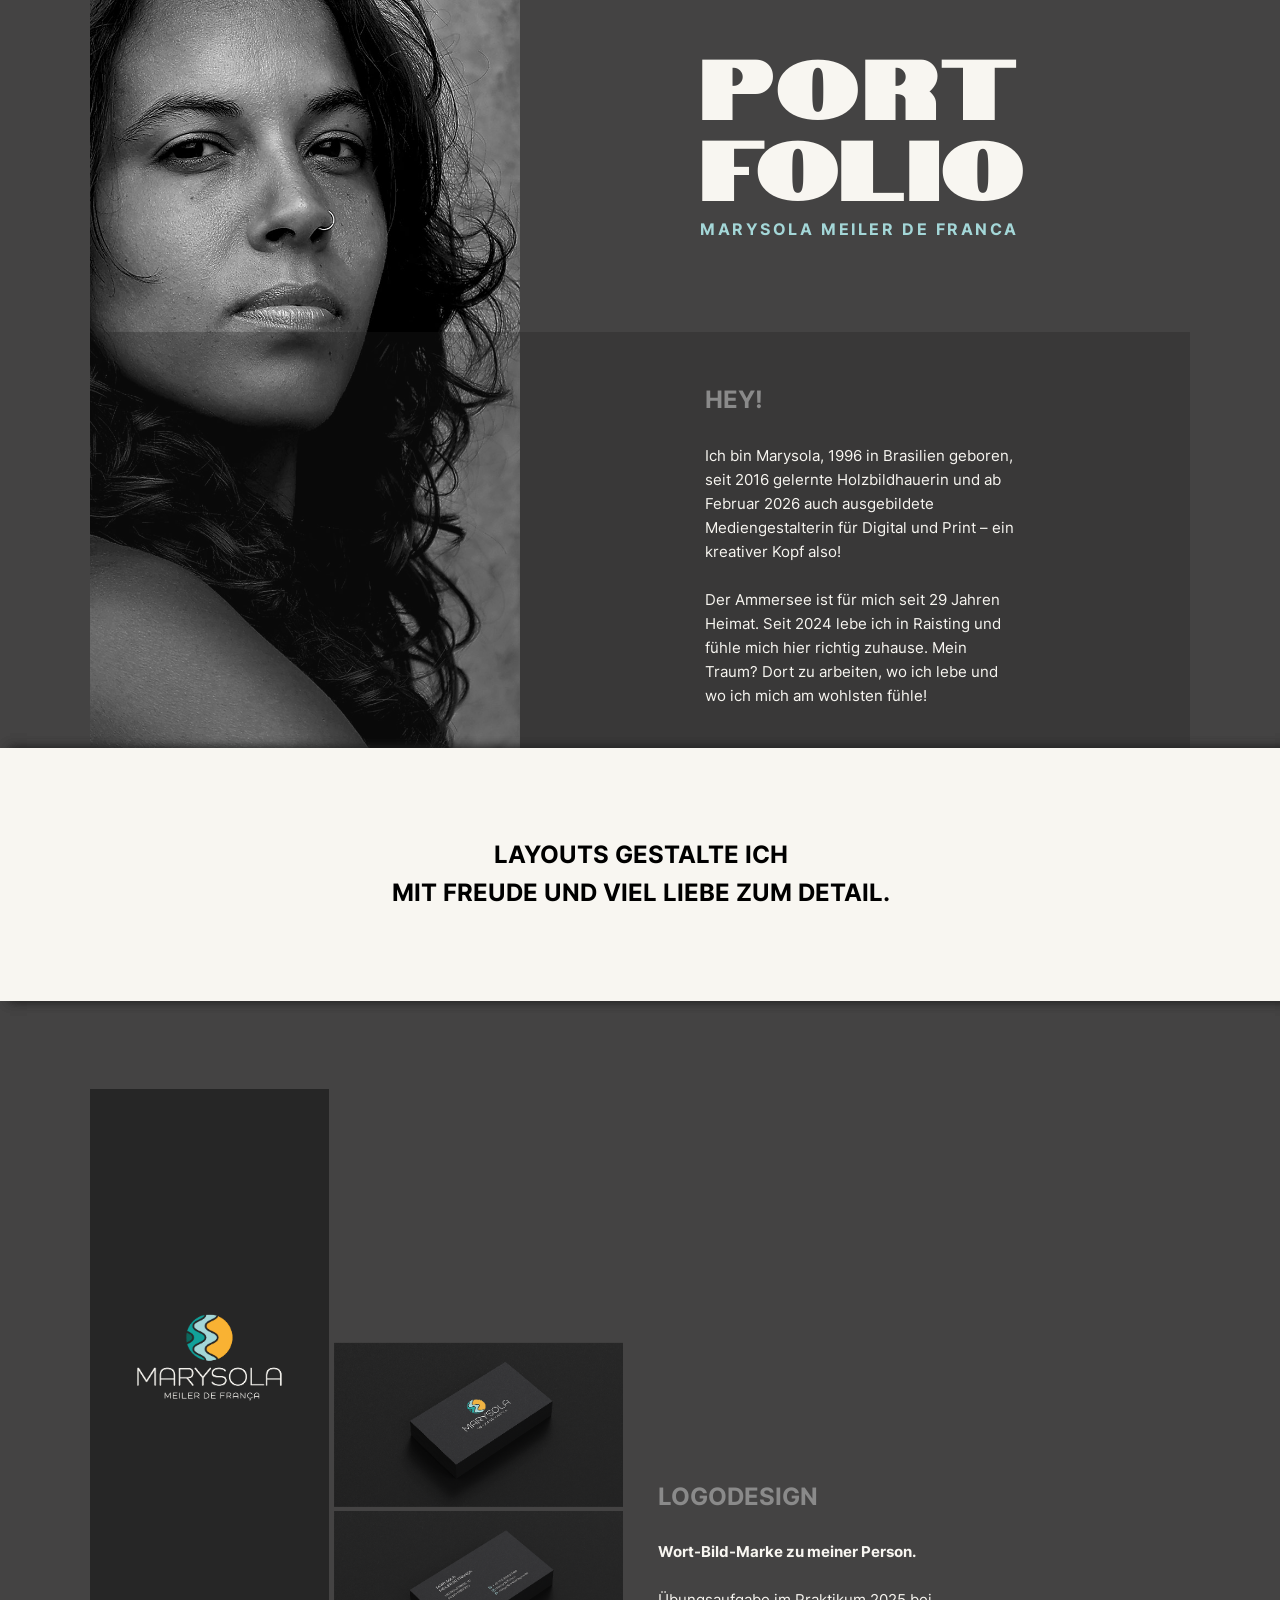
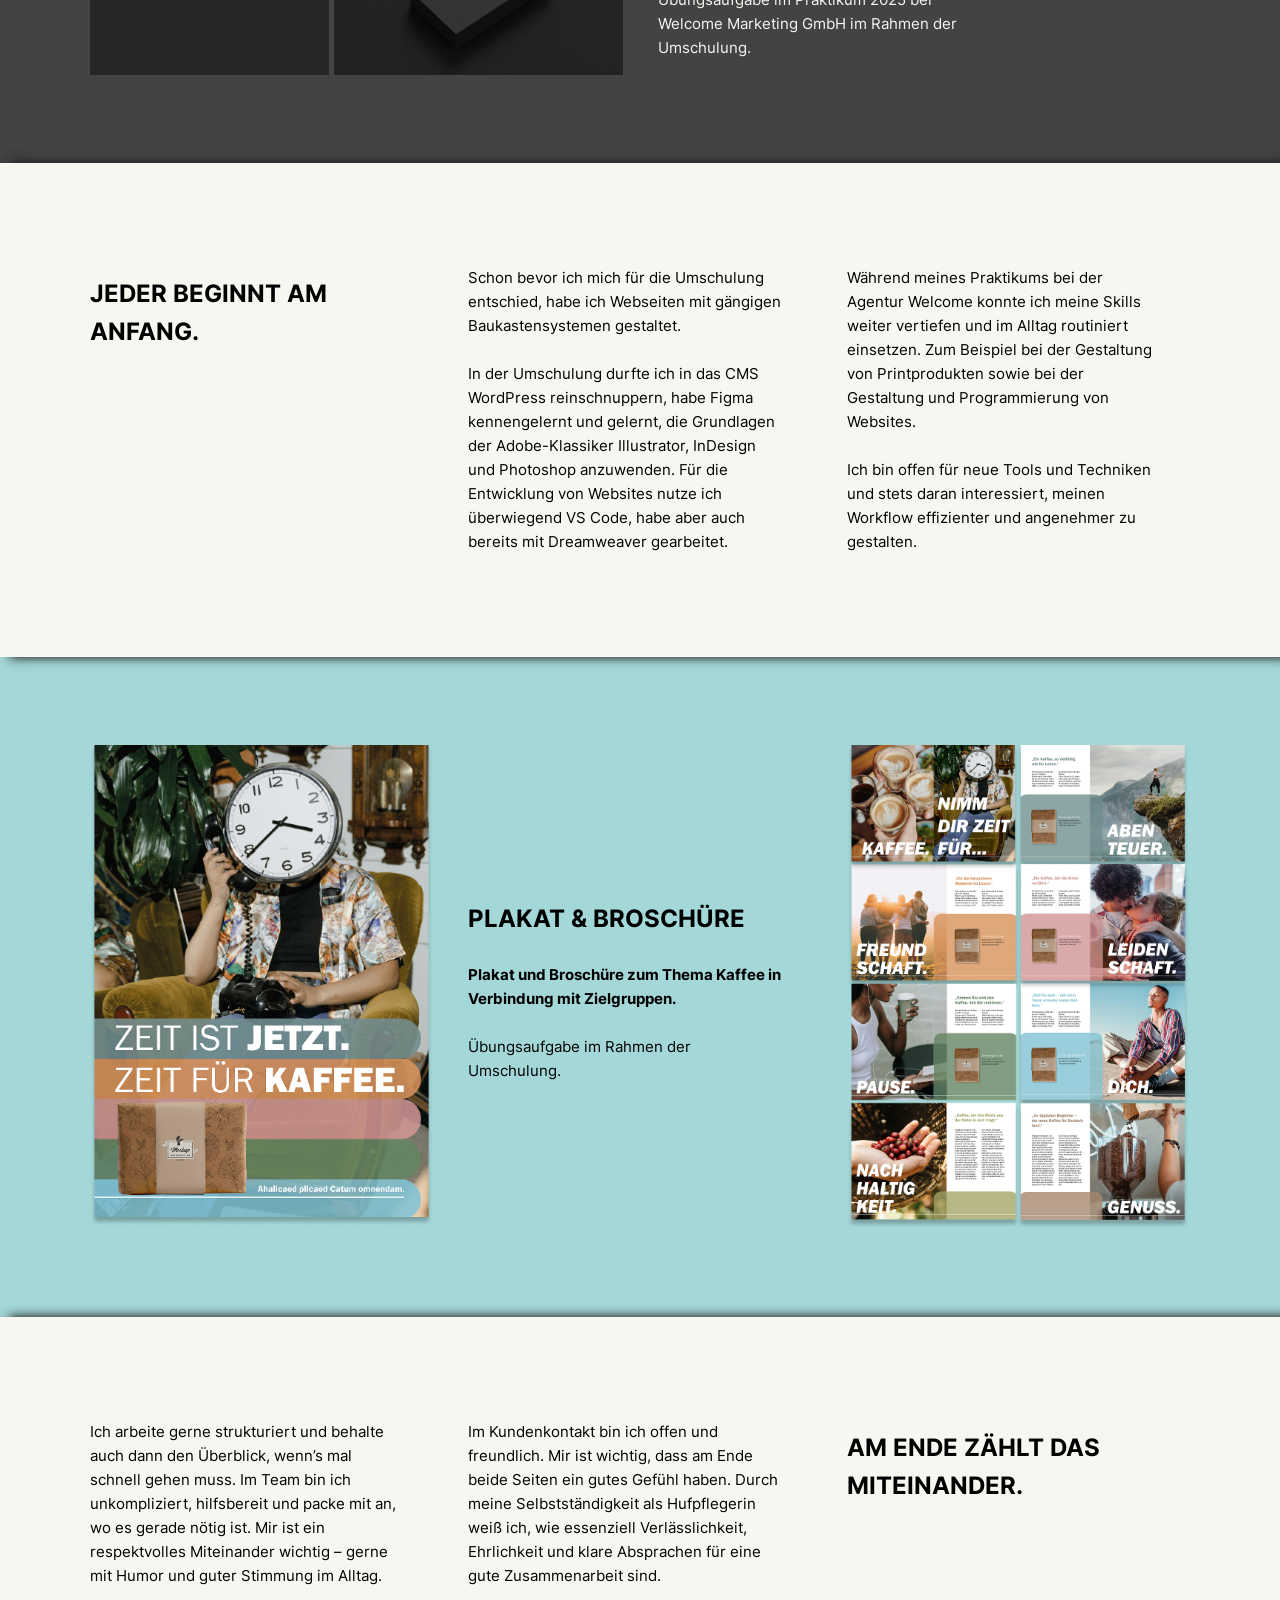
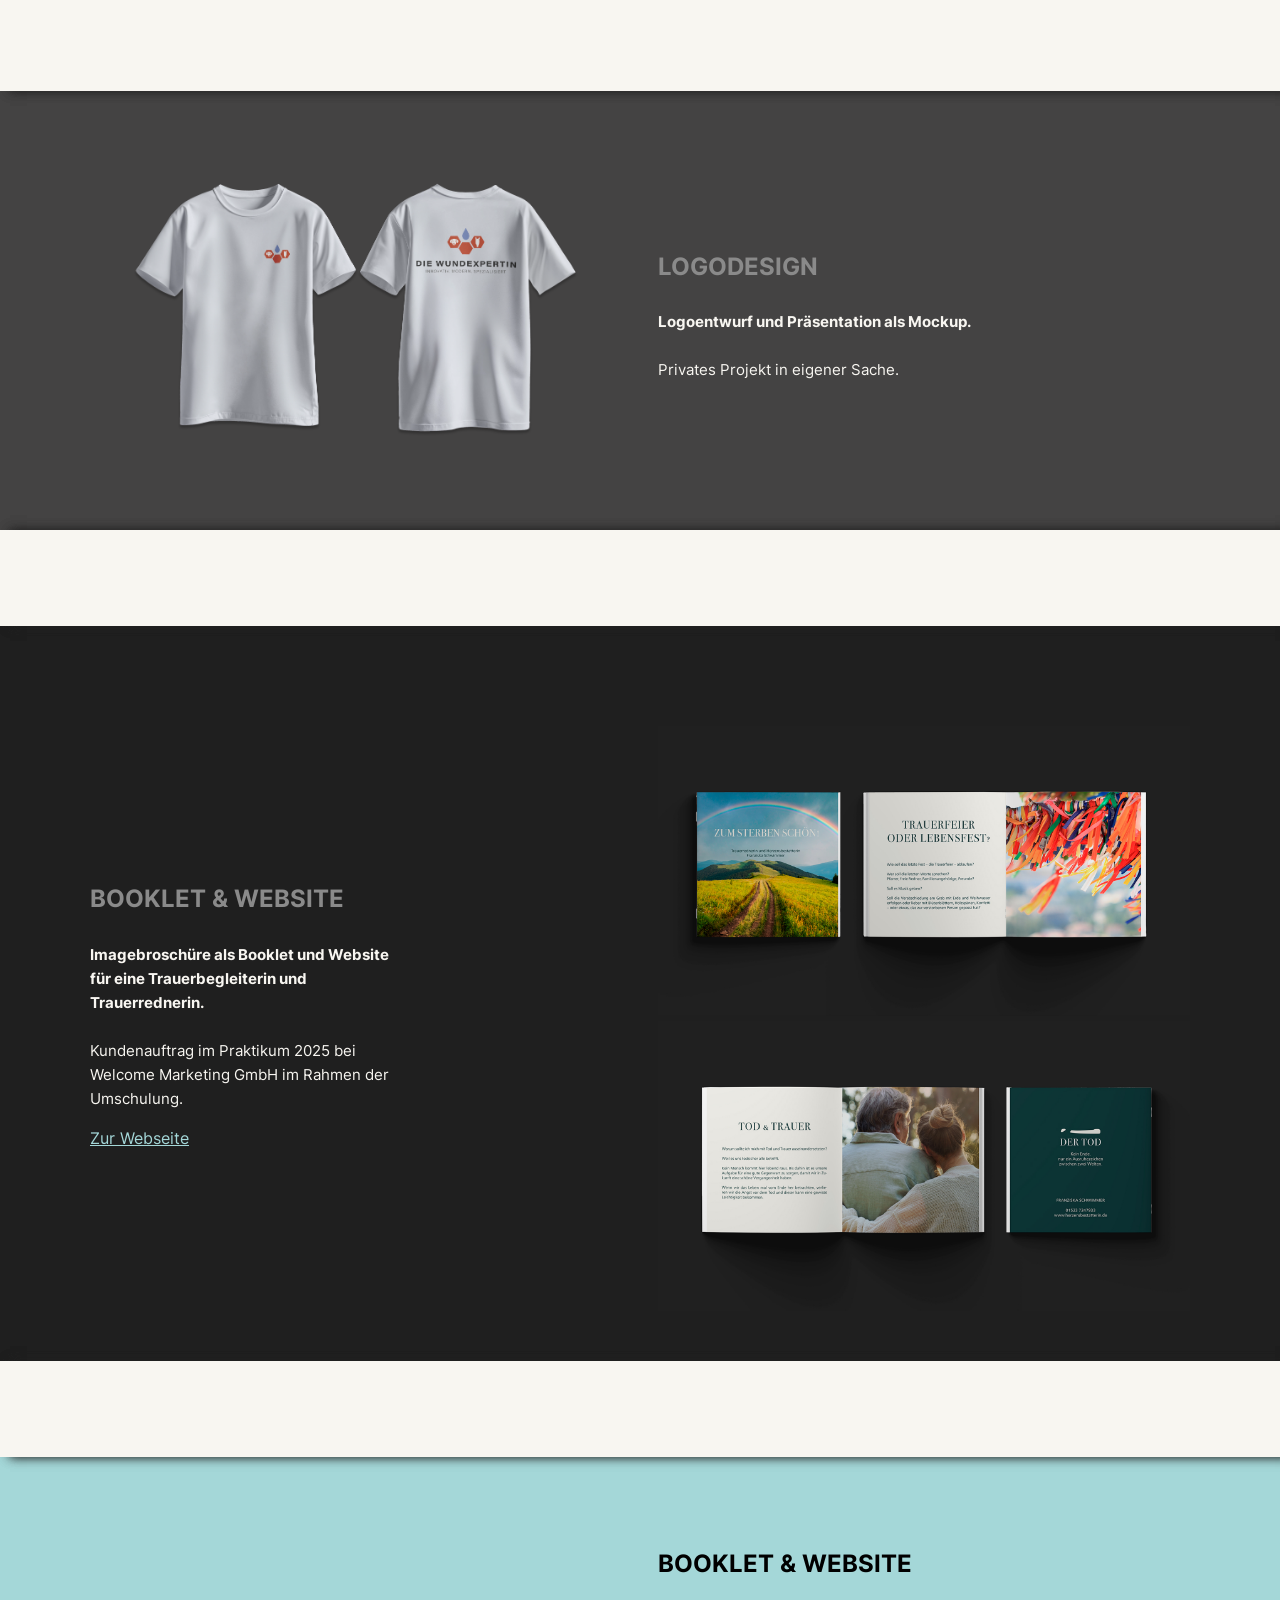
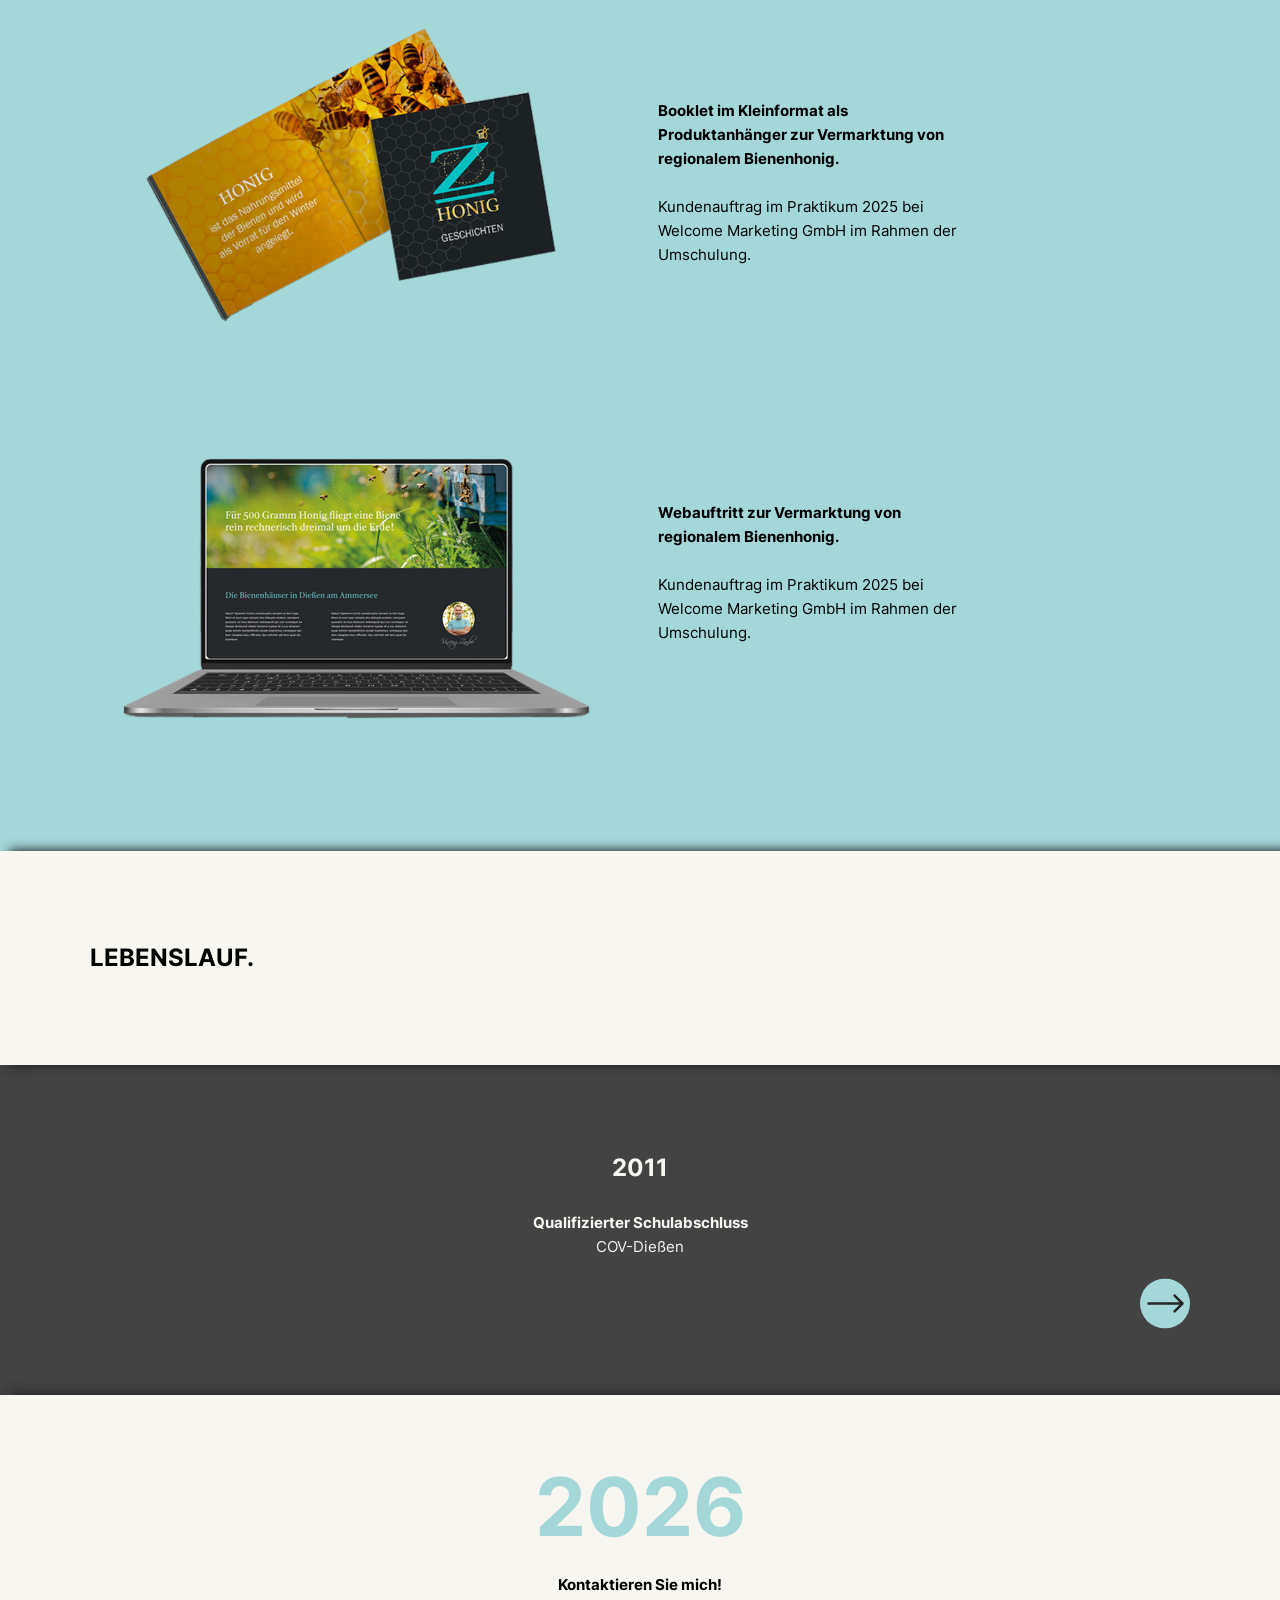
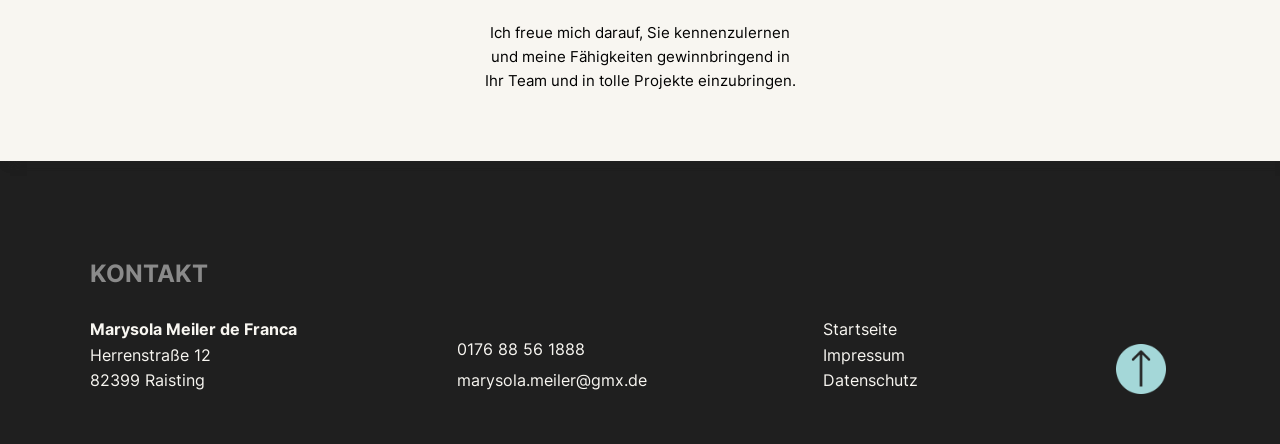
<file: index.html>
<!DOCTYPE html>
<html lang="de">
<head>
    <meta charset="UTF-8">
    <meta name="viewport" content="width=device-width, initial-scale=1.0">
    <meta name="robots" content="noindex, nofollow">
    <title>Bewerbung</title>

    <link rel="stylesheet" href="style.css">
    <link rel="icon" href="favicon.png">

    <link rel="preconnect" href="https://fonts.googleapis.com">
    <link rel="preconnect" href="https://fonts.gstatic.com" crossorigin>
    <link href="https://fonts.googleapis.com/css2?family=Notable&display=swap" rel="stylesheet">
   
    <script src="main.js" defer></script>
      
</head>

<body>
    <header id="top" class="header">
        <div class="intro-grid">
      <div class="hero-wrap">
        <div class="hero">
            <img class="hero-img" src="images/Selbstportrait_1800.jpg"
            srcset="images/Selbstportrait_900.jpg 900w, images/Selbstportrait_1800.jpg 1800w"
            sizes="(max-width: 768px) 100vw, 50vw"
            alt=""
            decoding="async">
          </div>
      
          <div class="hero-overlay">
            <h1 class="deko-titel js-reveal" aria-label="Portfolio">
              <span class="w1">Port</span>
              <span class="w2">folio</span>
            </h1>
            <h2 class="blau js-reveal" style="transition-delay: 120ms;">Marysola Meiler de Franca</h2>
          </div>
      </div>
      <div class="lower-overlay" aria-hidden="true"></div>
          <div class="hey">
            <h3 class="hellgrau js-reveal">Hey!</h3>
            <p class="white js-reveal">
              Ich bin Marysola, 1996 in Brasilien geboren, seit 2016 gelernte Holzbildhauerin und ab Februar 2026 auch ausgebildete Mediengestalterin für Digital und Print – ein kreativer Kopf also!<br><br>
              Der Ammersee ist für mich seit 29 Jahren Heimat. Seit 2024 lebe ich in Raisting und fühle mich hier richtig zuhause. Mein Traum? Dort zu arbeiten, wo ich lebe und wo ich mich am wohlsten fühle!
            </p>
          </div>
      
        </div>
      </header>
    <main>
        <section class="band">
            <div class="container">
                <div class="col">
                    <p class="teaser js-reveal">Layouts gestalte ich<br>mit Freude und viel Liebe zum Detail.
                    </p>
                </div>
            </div>
        </section>
        <section class="bg-grau">
            <div class="container">
                <div class="grid-2 bottom">
                    <div class="col">
                        <img class="eigenlogo" src="images/Eigenlogo.png" alt="">
                    </div>
                    <div class="col">
                        <h3 class="hellgrau">Logodesign</h3>
                        <p class="white"><strong>Wort-Bild-Marke zu meiner Person.</strong><br><br>
                            Übungsaufgabe im Praktikum 2025 bei Welcome Marketing GmbH im Rahmen der Umschulung.
                        </p>
                    </div>
                </div>
            </div>
        </section>
        <section class="band">
            <div class="container">
                <div class="grid-3">
                    <div class="col">
                        <h3 class="js-reveal">Jeder Beginnt am Anfang.</h3>                    
                    </div>
                    <div class="col">
                        <p class="js-reveal">Schon bevor ich mich für die Umschulung entschied, habe ich Webseiten mit gängigen Baukastensystemen gestaltet.<br><br>
                            In der Umschulung durfte ich in das CMS WordPress reinschnuppern, habe Figma kennengelernt und gelernt, die Grundlagen der Adobe-Klassiker Illustrator, InDesign und Photoshop anzuwenden.
                            Für die Entwicklung von Websites nutze ich überwiegend VS Code, habe aber auch bereits mit Dreamweaver gearbeitet.<br>
                        </p>
                    </div>
                    <div class="col">
                        <p class="js-reveal">Während meines Praktikums bei der Agentur Welcome konnte ich meine Skills weiter vertiefen und im Alltag routiniert einsetzen. 
                            Zum Beispiel bei der Gestaltung von Printprodukten sowie bei der Gestaltung und Programmierung von Websites.<br><br>
                            Ich bin offen für neue Tools und Techniken und stets daran interessiert, meinen Workflow effizienter und angenehmer zu gestalten.<br>
                        </p>
                    </div>
                </div>
            </div>
        </section>
        <section class="bg-blau">
            <div class="container">
                <div class="grid-3">
                    <div class="col">
                        <img class="kaffeeplakat" src="images/kaffee-plakat.png" alt="Plakatwerbung - Kaffee">
                    </div>
                    <div class="col text-center">
                        <h3>Plakat & Broschüre</h3>   
                        <p><strong>Plakat und Broschüre zum Thema Kaffee in Verbindung mit Zielgruppen.</strong><br><br>
                            Übungsaufgabe im Rahmen der Umschulung.</p>                 
                    </div>
                    <div class="col">
                        <img class="kaffeebroschuere" src="images/Kaffee-Broschuere.png" alt="Broschüre - Kaffee">           
                    </div>
                </div>
            </div>
        </section>
        <section class="band">
            <div class="container">
                <div class="grid-3">
                    <div class="col">
                        <p class="js-reveal">Ich arbeite gerne strukturiert und behalte auch dann den Überblick, wenn’s mal schnell gehen muss.
                        Im Team bin ich unkompliziert, hilfsbereit und packe mit an, wo es gerade nötig ist. Mir ist ein respektvolles Miteinander wichtig – gerne mit Humor und guter Stimmung im Alltag.  
                        </p>
                    </div>
                    <div class="col">
                        <p class="js-reveal">Im Kundenkontakt bin ich offen und freundlich. Mir ist wichtig, dass am Ende beide Seiten ein gutes Gefühl haben. 
                            Durch meine Selbstständigkeit als Hufpflegerin weiß ich, wie essenziell Verlässlichkeit, Ehrlichkeit und klare Absprachen für eine gute Zusammenarbeit sind.
                        </p>
                    </div>
                    <div class="col">
                        <h3 class="js-reveal">Am Ende zählt das Miteinander.</h3>                    
                    </div>
                </div>
            </div>
        </section>
        <section class="bg-grau">
            <div class="container">
                <div class="grid-2">
                    <div class="col">
                        <img src="images/T-shirt_Wundexpertin_weiß.png" alt="T-Shirt-Mockup mit Logo - Die Wundexpertin">
                    </div>
                    <div class="col text-center">
                        <h3 class="hellgrau">Logodesign</h3>
                        <p class="white"><strong>Logoentwurf und Präsentation als Mockup.</strong><br><br>
                            Privates Projekt in eigener Sache.
                        </p>                   
                    </div>
                </div>
            </div>
        </section>
        
        <div class="band" aria-hidden="true"></div>

        <section class="bg-schwarz">
            <div class="container">
                <div class="grid-2">  
                    <div class="col text-center">
                        <h3 class="hellgrau">Booklet & Website</h3>
                        <p class="white"><strong>Imagebroschüre als Booklet und Website für eine Trauerbegleiterin und Trauerrednerin.</strong><br><br>
                            Kundenauftrag im Praktikum 2025 bei Welcome Marketing GmbH im Rahmen der Umschulung.
                        </p>
                        <a href="https://www.bestattung-individuell.de/" target="_blank" rel="noopener noreferrer">
                            Zur Webseite
                          </a>
                    </div>
                    <div class="col">
                        <img class="trauerbooklet" src="images/Zum-sterben-schön.png" alt="Booklet - ZUM STERBEN SCHÖN!">
                    </div>
                </div>
            </div>
        </section>

        <div class="band" aria-hidden="true"></div>

        <section class="bg-blau">
            <div class="container">
                <div class="grid-2 grid-2--right-only">  
                    
                        <h3 class="right-only">Booklet & Website</h3>
                   
                    <div class="col">
                        <img class="bienenbooklet" src="images/Bienenbooklet.png" alt="">
                    </div>
                    
                    <div class="col text-center">
                        <p><strong>Booklet im Kleinformat als Produktanhänger zur Vermarktung von regionalem Bienenhonig.</strong><br><br> Kundenauftrag im Praktikum 2025 bei Welcome Marketing GmbH im Rahmen der Umschulung.</p>
                    </div> 
                    <div class="col">
                        <img class="bienenwebsite" src="images/Bienenwebsite.png" alt="">
                    </div>
                    <div class="col text-center">
                        <p><strong>Webauftritt zur Vermarktung von regionalem Bienenhonig.</strong><br><br> Kundenauftrag im Praktikum 2025 bei Welcome Marketing GmbH im Rahmen der Umschulung.
                        </p>
                    </div>   
                </div>
            </div>
        </section>
        <section class="band">
            <div class="container">
                <div class="col">
                    <h3 class="js-reveal">Lebenslauf.</h3>
                </div>
        </section>

        <section class="my-slider" id="timelineSlider" aria-label="Timeline">
            <div class="container">
                <div class="my-slider__viewport">
                    <div class="my-slider__track">
                        <div class="my-slide white">
                            <div class="carousel-content">
                                <h3>2011</h3>
                                <p><strong>Qualifizierter Schulabschluss</strong><br>COV-Dießen</p>
                            </div>
                        </div>
                
                        <div class="my-slide white">
                            <div class="carousel-content">
                                <h3>2016</h3>
                                <p><strong>Gesellin im Holzbildhauerhandwerk</strong><br>Schulen für Holz und Gestaltung<br> Garmisch-Partenkirchen</p>
                            </div>
                        </div>
                
                        <div class="my-slide white">
                            <div class="carousel-content">
                                <h3>2017</h3>
                                <p><strong>Küche & Verkauf</strong><br>Seekiosk Dießen</p>
                            </div>
                        </div>

                        <div class="my-slide white">
                            <div class="carousel-content">
                                <h3>2018</h3>
                                <p><strong>Verpackung & Kommissionierung</strong><br>Alsitan</p>
                            </div>
                        </div>
                    
                        <div class="my-slide white">
                            <div class="carousel-content">
                                <h3>2018</h3>
                                <p><strong>Metallgestaltung</strong><br>Metallbau Breidenbach</p>
                            </div>
                        </div>

                        <div class="my-slide white">
                            <div class="carousel-content">
                                <h3>2019</h3>
                                <p><strong>Produktionshilfe</strong><br>Auto Leder Atelier Hofstetten</p>
                            </div>
                        </div>
                    
                        <div class="my-slide white">
                            <div class="carousel-content">
                                <h3>2021</h3>
                                <p><strong>Servicekraft</strong><br>Psychosomatische Klinik Kloster Dießen</p>
                            </div>
                        </div>

                        <div class="my-slide white">
                            <div class="carousel-content">
                                <h3>2021</h3>
                                <p><strong>Hufpflege für Pferde</strong><br>Gründung von Huf & Hingabe</p>
                            </div>
                        </div>
                    
                        <div class="my-slide white">
                            <div class="carousel-content">
                                <h3>2024</h3>
                                <p><strong>Mediengestalterin Digital & Print</strong><br>Umschulung</p>
                            </div>
                        </div>
                    </div>
                </div>
            
                <div class="slider-buttons">
                    <button class="my-slider__btn my-slider__btn--prev" type="button" aria-label="Zurück">
                        <svg width="50" height="50" viewBox="0 0 40 40" fill="none" xmlns="http://www.w3.org/2000/svg">
                            <circle cx="20" cy="20" r="20" transform="rotate(-90 20 20)" fill="#A4D7D8"/>
                            <path d="M5.29289 19.2929C4.90237 19.6834 4.90237 20.3166 5.29289 20.7071L11.6569 27.0711C12.0474 27.4616 12.6805 27.4616 13.0711 27.0711C13.4616 26.6805 13.4616 26.0474 13.0711 25.6569L7.41421 20L13.0711 14.3431C13.4616 13.9526 13.4616 13.3195 13.0711 12.9289C12.6805 12.5384 12.0474 12.5384 11.6569 12.9289L5.29289 19.2929ZM34 20L34 19L6 19L6 20L6 21L34 21L34 20Z" fill="#262626"/>
                            </svg>
                            
                    </button>
                
                    <button class="my-slider__btn my-slider__btn--next" type="button" aria-label="Weiter">
                        <svg width="50" height="50" viewBox="0 0 40 40" fill="none" xmlns="http://www.w3.org/2000/svg">
                            <circle cx="20" cy="20" r="20" transform="rotate(90 20 20)" fill="#A4D7D8"/>
                            <path d="M34.7071 20.7071C35.0976 20.3166 35.0976 19.6834 34.7071 19.2929L28.3431 12.9289C27.9526 12.5384 27.3195 12.5384 26.9289 12.9289C26.5384 13.3195 26.5384 13.9526 26.9289 14.3431L32.5858 20L26.9289 25.6569C26.5384 26.0474 26.5384 26.6805 26.9289 27.0711C27.3195 27.4616 27.9526 27.4616 28.3431 27.0711L34.7071 20.7071ZM6 20L6 21L34 21L34 20L34 19L6 19L6 20Z" fill="#262626"/>
                            </svg>
                            
                    </button>
                </div>
            </div>
          </section> 
        <section class="band">
            <div class="container js-reveal motivation"> 
                    <div class="col">
                        <div class="motivation">
                            <h3 class="jahreszahl">2026</h3>
                            <p class="motivation"><strong>Kontaktieren Sie mich!</strong><br><br>Ich freue mich darauf, Sie kennenzulernen und meine Fähigkeiten gewinnbringend in Ihr Team und in tolle Projekte einzubringen.</p>
                        </div>
                    </div>
            </div>
        </section>
    </main>
    <footer>
        <section class="bg-schwarz">
            <div class="container">
                <div class="footer-grid">
        
                    <div class="footer-kontakt">
                      <h3 class="hellgrau">Kontakt</h3>
            
                      <address class="footer-liste white">
                        <div class="footer-addr">
                          <strong>Marysola Meiler de Franca</strong>
                          <div>Herrenstraße 12</div>
                          <div>82399 Raisting</div>
                        </div>
            
                        <div class="footer-comm">
                          <div class="footer-icon">
                            <a href="tel:+4917688561888">0176 88 56 1888</a>
                          </div>
            
                          <div class="footer-icon">
                            <a href="mailto:marysola.meiler@gmx.de">marysola.meiler@gmx.de</a>
                          </div>
                        
                      </address>
                    </div>
                    <div class="col-footer">
                        <div class="rechtliches">
                            <a href="/index.html">Startseite</a>
                            <a href="/impressum.html">Impressum</a>
                            <a href="/datenschutz.html">Datenschutz</a>
                        </div>
                      <div class="top-btn">
                        <a href="#top" class="back-to-top" aria-label="Nach oben">
                          <img src="images/back-to-top.png" alt="">
                        </a>
                      </div>
                    </div>
                </div>
            
                  </div>
                </div>
              </section>
            </footer>
    <script src="https://cdn.jsdelivr.net/npm/bootstrap@5.3.3/dist/js/bootstrap.bundle.min.js"></script>
</body>
</html>
</file>
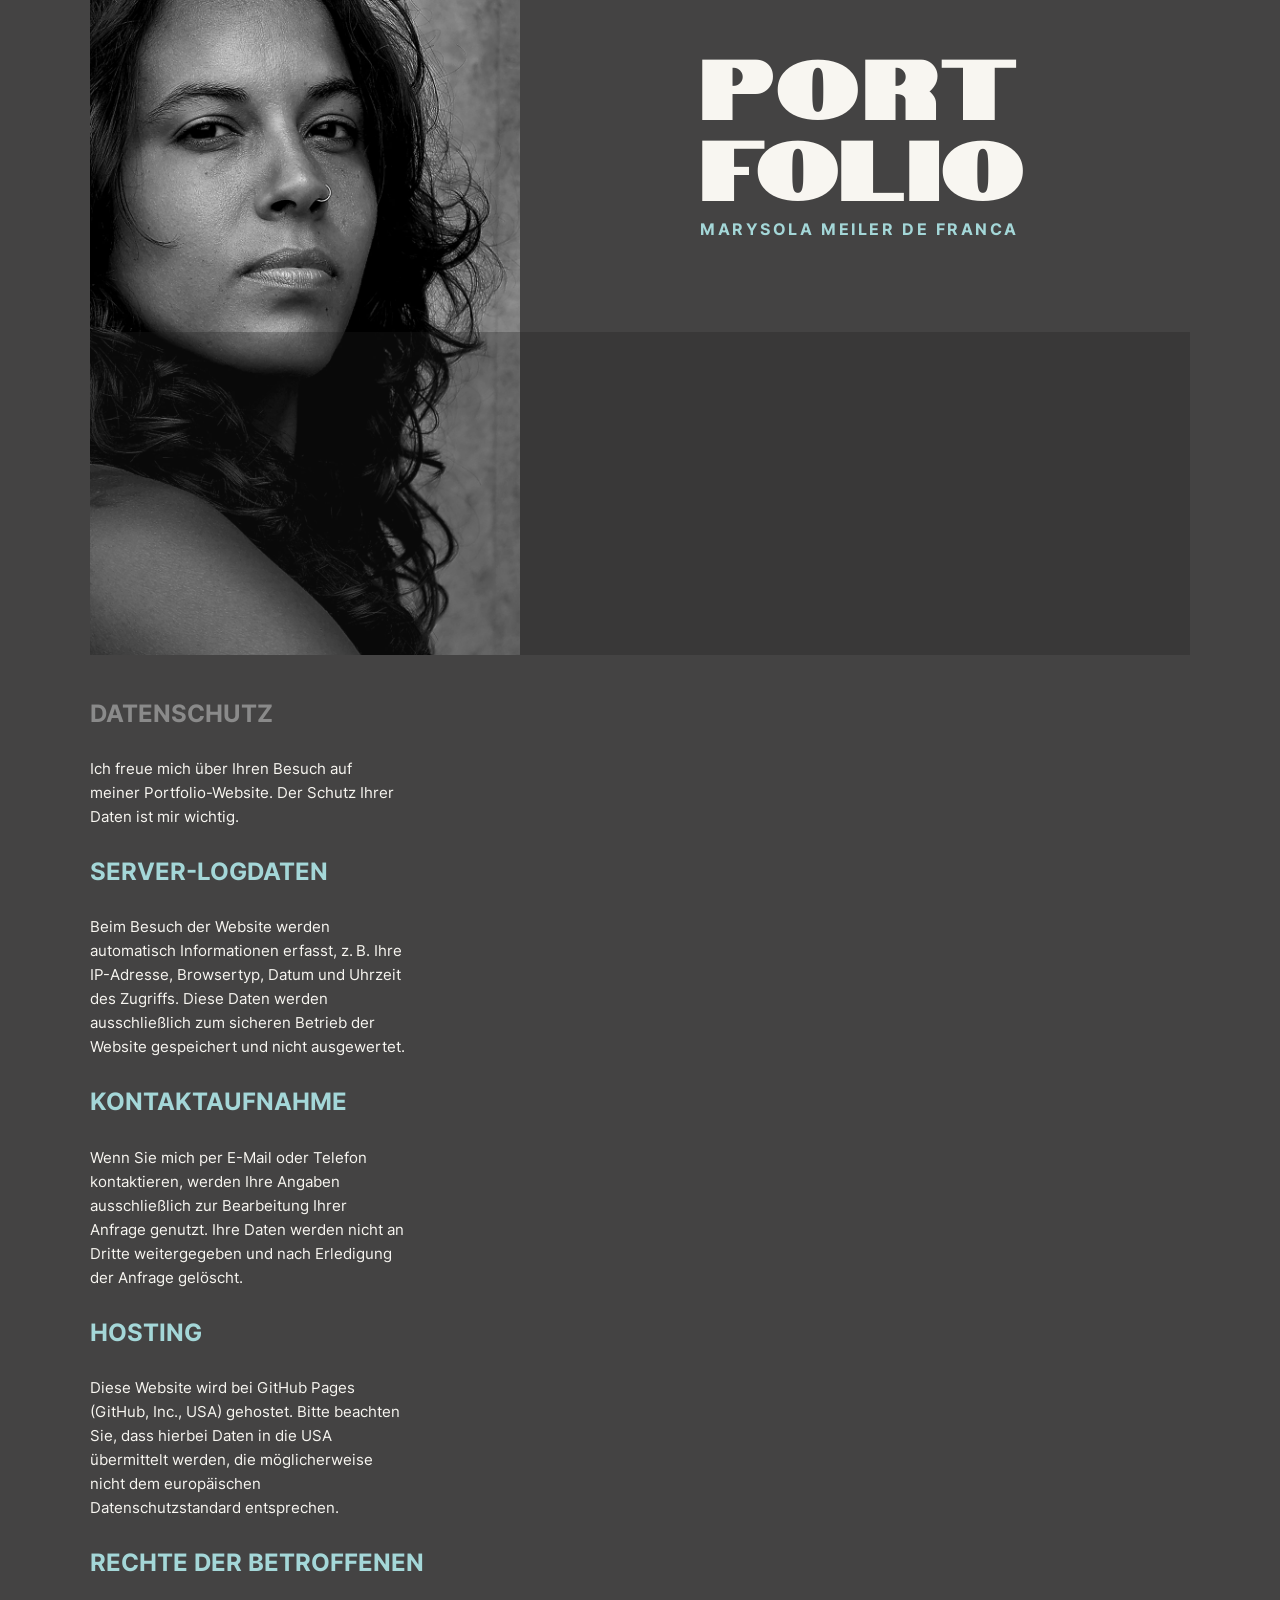
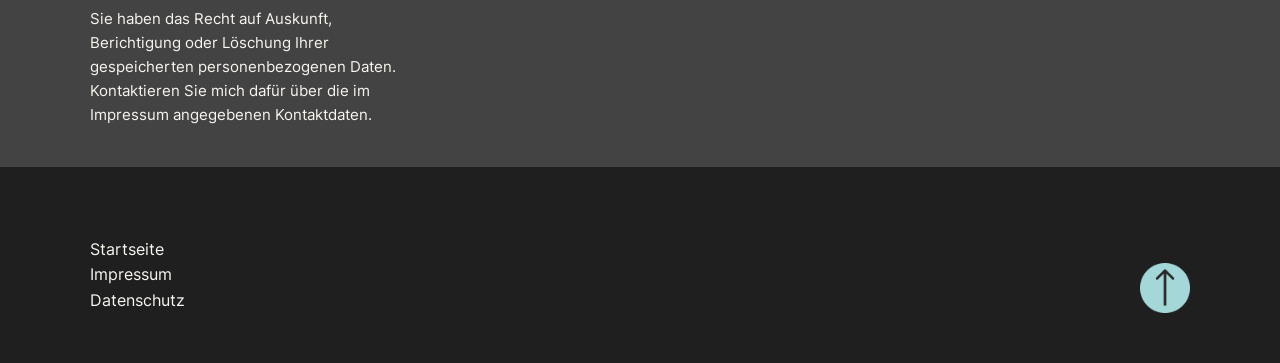
<file: datenschutz.html>
<!DOCTYPE html>
<html lang="de">
<head>
    <meta charset="UTF-8">
    <meta name="viewport" content="width=device-width, initial-scale=1.0">
    <meta name="robots" content="noindex, nofollow">
    <title>Bewerbung</title>

    <link rel="stylesheet" href="style.css">
    <link rel="icon" href="favicon.png">

    <link rel="preconnect" href="https://fonts.googleapis.com">
    <link rel="preconnect" href="https://fonts.gstatic.com" crossorigin>
    <link href="https://fonts.googleapis.com/css2?family=Notable&display=swap" rel="stylesheet">
   
    <script src="main.js" defer></script>
      
</head>
<body>
    <header id="top" class="header">
        <div class="intro-grid">
      <div class="hero-wrap">
        <div class="hero">
            <img class="hero-img" src="images/Selbstportrait_1800.jpg"
            srcset="images/Selbstportrait_900.jpg 900w, images/Selbstportrait_1800.jpg 1800w"
            sizes="(max-width: 768px) 100vw, 50vw"
            alt=""
            decoding="async">
          </div>
      
          <div class="hero-overlay">
            <h1 class="deko-titel js-reveal" aria-label="Portfolio">
              <span class="w1">Port</span>
              <span class="w2">folio</span>
            </h1>
            <h2 class="blau js-reveal" style="transition-delay: 120ms;">Marysola Meiler de Franca</h2>
          </div>
      </div>
      <div class="lower-overlay" aria-hidden="true"></div>
        </div>
      </header>

<main>
    <section id="datenschutz">
        <div class="container">
                    <h3 class="hellgrau">Datenschutz</h3>
                  
                    <p class="white">Ich freue mich über Ihren Besuch auf meiner Portfolio-Website. Der Schutz Ihrer Daten ist mir wichtig.</p>
                  
                    <h3 class="blau">Server-Logdaten</h3>
                    <p class="white">Beim Besuch der Website werden automatisch Informationen erfasst, z. B. Ihre IP-Adresse, Browsertyp, Datum und Uhrzeit des Zugriffs. Diese Daten werden ausschließlich zum sicheren Betrieb der Website gespeichert und nicht ausgewertet.</p>
                  
                    <h3 class="blau">Kontaktaufnahme</h3>
                    <p class="white">Wenn Sie mich per E-Mail oder Telefon kontaktieren, werden Ihre Angaben ausschließlich zur Bearbeitung Ihrer Anfrage genutzt. Ihre Daten werden nicht an Dritte weitergegeben und nach Erledigung der Anfrage gelöscht.</p>
                  
                    <h3 class="blau">Hosting</h3>
                    <p class="white">Diese Website wird bei GitHub Pages (GitHub, Inc., USA) gehostet. Bitte beachten Sie, dass hierbei Daten in die USA übermittelt werden, die möglicherweise nicht dem europäischen Datenschutzstandard entsprechen.</p>
                  
                    <h3 class="blau">Rechte der Betroffenen</h3>
                    <p class="white">Sie haben das Recht auf Auskunft, Berichtigung oder Löschung Ihrer gespeicherten personenbezogenen Daten. Kontaktieren Sie mich dafür über die im Impressum angegebenen Kontaktdaten.</p>
            </div>

    </section>
</main>
<footer>
    <section class="bg-schwarz">
        <div class="container">
            <div class="footer-grid-rechtliches">
                <div class="col-footer">
                    <div class="rechtliches">
                        <a href="/index.html">Startseite</a>
                        <a href="/impressum.html">Impressum</a>
                        <a href="/datenschutz.html">Datenschutz</a>
                    </div>
                  <div class="top-btn">
                    <a href="#top" class="back-to-top" aria-label="Nach oben">
                      <img src="images/back-to-top.png" alt="">
                    </a>
                  </div>
                </div>
            </div>
        
              </div>
            </div>
          </section>
        </footer>
<script src="https://cdn.jsdelivr.net/npm/bootstrap@5.3.3/dist/js/bootstrap.bundle.min.js"></script>
    
</body>

</html>
</file>
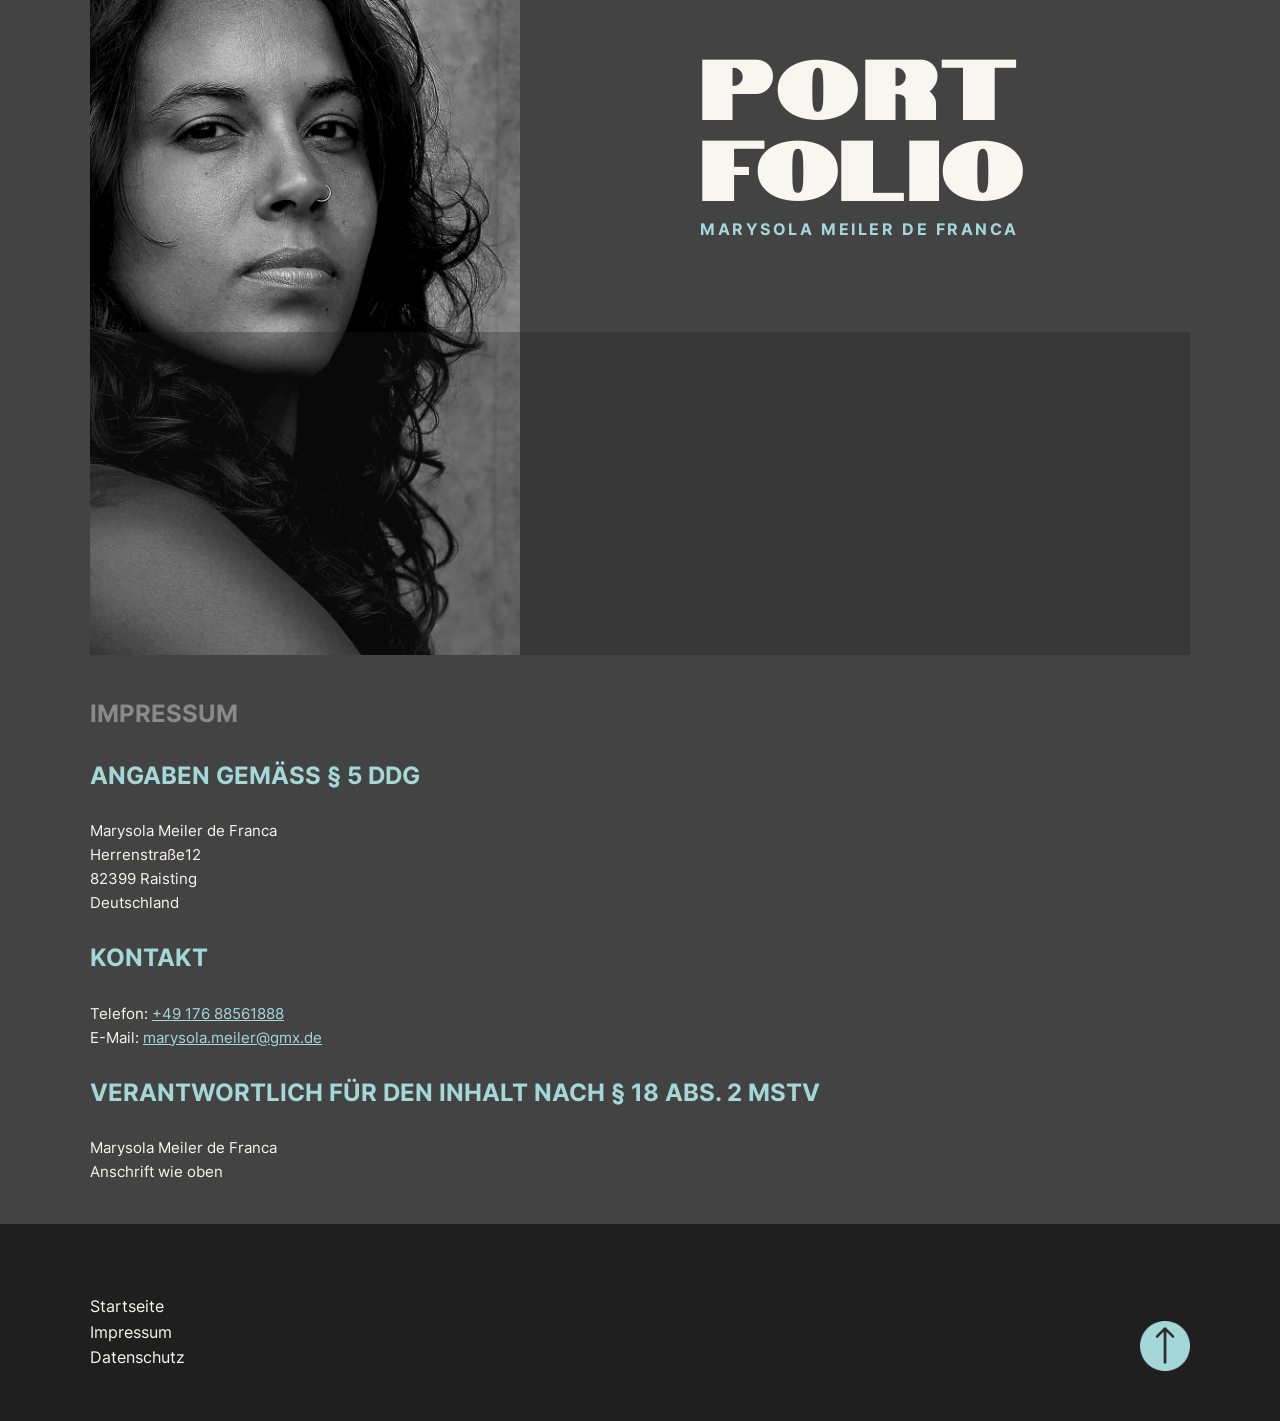
<file: impressum.html>
<!DOCTYPE html>
<html lang="de">
<head>
    <meta charset="UTF-8">
    <meta name="viewport" content="width=device-width, initial-scale=1.0">
    <meta name="robots" content="noindex, nofollow">
    <title>Bewerbung</title>

    <link rel="stylesheet" href="style.css">
    <link rel="icon" href="favicon.png">

    <link rel="preconnect" href="https://fonts.googleapis.com">
    <link rel="preconnect" href="https://fonts.gstatic.com" crossorigin>
    <link href="https://fonts.googleapis.com/css2?family=Notable&display=swap" rel="stylesheet">
   
    <script src="main.js" defer></script>
      
</head>
<body>
    <header id="top" class="header">
        <div class="intro-grid">
      <div class="hero-wrap">
        <div class="hero">
            <img class="hero-img" src="images/Selbstportrait_1800.jpg"
            srcset="images/Selbstportrait_900.jpg 900w, images/Selbstportrait_1800.jpg 1800w"
            sizes="(max-width: 768px) 100vw, 50vw"
            alt=""
            decoding="async">
          </div>
      
          <div class="hero-overlay">
            <h1 class="deko-titel js-reveal" aria-label="Portfolio">
              <span class="w1">Port</span>
              <span class="w2">folio</span>
            </h1>
            <h2 class="blau js-reveal" style="transition-delay: 120ms;">Marysola Meiler de Franca</h2>
          </div>
      </div>
      <div class="lower-overlay" aria-hidden="true"></div>
        </div>
      </header>

<main>
    <section id="impressum">
        <div class="container">
                        <h3 class="hellgrau">Impressum</h3>
                    
                        <h3 class="blau">Angaben gemäß § 5 DDG</h3>
                    
                        <p class="white">
                        Marysola Meiler de Franca<br>
                        Herrenstraße12<br>
                        82399 Raisting<br>
                        Deutschland
                        </p>

                        <h3 class="blau">Kontakt</h3>
                        <p class="white">
                        Telefon: <a href="tel:+4917688561888">+49 176 88561888</a><br>
                        E-Mail: <a href="mailto:marysola.meiler@gmx.de">marysola.meiler@gmx.de</a>
                        </p>

                        <h3 class="blau">Verantwortlich für den Inhalt nach § 18 Abs. 2 MStV</h3>
                        <p class="white">
                        Marysola Meiler de Franca<br>
                        Anschrift wie oben
                        </p>
            </div>
        </div>
    </section>
</main>
<footer>
    <section class="bg-schwarz">
        <div class="container">
            <div class="footer-grid-rechtliches">
    
                <div class="footer-kontakt">
                <div class="col-footer">
                    <div class="rechtliches">
                        <a href="/index.html">Startseite</a>
                        <a href="/impressum.html">Impressum</a>
                        <a href="/datenschutz.html">Datenschutz</a>
                    </div>
                  <div class="top-btn">
                    <a href="#top" class="back-to-top" aria-label="Nach oben">
                      <img src="images/back-to-top.png" alt="">
                    </a>
                  </div>
                </div>
            </div>
        
              </div>
            </div>
          </section>
        </footer>
<script src="https://cdn.jsdelivr.net/npm/bootstrap@5.3.3/dist/js/bootstrap.bundle.min.js"></script>
    
</body>

</html>
</file>
<file: style.css>
:root{

  --page-pad: 16px;

  --font-sans: "Inter", system-ui, -apple-system, "Segoe UI", Roboto, Arial, sans-serif;

  --fs-body: 1rem; 
  --fs-h1: 5.063rem;
  --fs-h2: 1rem; 
  --fs-h3: 1.5rem;    

  --lh-p: 1.6;
  --lh-h1: 1;
  --lh-h2: 1.2;
  --lh-h3: 1.6;

  --color-primary: #e0d8d1;
  --color-secondary: #F8F6F1;
  --color-accent: #A4D7D8;

  --color-bg: #444343;
  --color-text: #292828;
  --color-text-on-dark: #F8F6F1;
}
@font-face{
  font-family: "Inter";
  src: url("fonts/Inter-VariableFont_slnt\,wght.woff2") format("woff2");
  font-weight: 100 900;
  font-style: normal;
  font-display: swap;
}

.notable-regular {
  font-family: "Notable", sans-serif;
  font-weight: 400;
  font-style: normal;
}

html, body {
  margin: 0;
  overflow-x: hidden;
}

html{
  scroll-behavior: smooth;
} 

body{
  margin: 0;
  background: var(--color-bg);
  font-family: var(--font-sans);
  font-size: var(--fs-body);
  line-height: var(--lh-p);
}

h1{
  font-family: "Notable", sans-serif;
  font-size: var( --fs-h1);
  color: var(--color-secondary);
  line-height: var(--lh-h1);
  text-transform: uppercase;
  margin: 0 0 18px 0;
}

h2{
  font-family: "Inter", sans-serif;
  color: var(--color-accent);
  line-height: var(--lh-h2);
  font-size: var(--fs-h2);
  text-transform: uppercase;
  letter-spacing: .16rem;
  margin-top: 0;
}

h3{
  font-family: "Inter", sans-serif;
  text-transform: uppercase;
  font-size: var(--fs-h3);
  line-height: var(--lh-h3);
}

p{
  hyphens: auto;
  font-size: clamp(15px, 1vw, 16px);
  line-height: var(--lh-p);   
}

.deko-titel{
  font-family: "Notable", sans-serif;
  text-transform: uppercase;
  line-height: var(--lh-h1);    
  font-size: var(--fs-h1);
  letter-spacing: .2rem;
}

.deko-titel span{
  display: block;
  white-space: nowrap;

}

.deko-titel .w1{
  letter-spacing: .4rem;
}

strong{
  font-weight: 700;
}

.grid-2{
  display: grid;
  grid-template-columns: 1fr;
  gap: 24px;
}

.section-grid{
  display: grid;
  grid-template-columns: 1fr;
  gap: 24px;
}

.intro-grid{
  padding: 0 var(--page-pad);
}

img {
  display: block;
  max-width: 100%;
  height: auto;
}

img.kaffeeplakat{
  margin-bottom: 60px;
}

img.eigenlogo{
  margin-bottom: 60px;
}

img.kaffeebroschuere{
  margin-top: 60px;
}

img.trauerbooklet{
  margin-top: 30px;
}

img.bienenbooklet, img.bienenwebsite{
  margin: 30px 0;
}

.container{
  margin: 40px auto;
  padding: 0 var(--page-pad);
  max-width: 960px;
}

.hey{
  margin-top: 90px;
  margin-bottom: 90px;
  max-width: 960px;
  margin-left: auto;
  margin-right: auto;
  padding: 0 var(--page-pad);
}

.white{
  color: var(--color-text-on-dark) ;
}

.blau{
  color: var(--color-accent);
}

.hellgrau{
  color: #8a8a8a ;
}

.hero-wrap{
  position: relative;
}

.hero-img{
  display: block;
  width: 100%;
  height: auto;
  max-width: 100%;
}

.hero-overlay{
  position: absolute;
  left: 0;
  right: 0;
  bottom: 0;
  background: rgba(32,32,32,.3);
  padding: 0 var(--page-pad);
  z-index: 2;
}

.band{
  background-color: var(--color-secondary);
  padding: 48px 0;
  margin: 0;
  box-shadow: 10px 0 10px 0 rgba(32,32,32,.7), 10px 0 10px 0 rgba(32,32,32,.7);
  position: relative;
  z-index: 2;
}

p.teaser{
  text-align: center;
  font-family: "Inter", sans-serif;
  text-transform: uppercase;
  font-size: var(--fs-h3);
  line-height: var(--lh-h3);
  font-weight: 700;
  margin: 0 auto;
}

.bg-blau{
  background-color: var(--color-accent);
  padding: 48px 0;
  margin: 0;
  position: relative;
  z-index: 1;
}

.bg-grau{
  background: var(--color-bg);
  padding: 48px 0;
  margin: 0;
  position: relative;
  z-index: 1;
}

.bg-schwarz{
  background-color: #1F1F1F;
  padding: 30px 0 10px;    
  margin: 0;
  position: relative;
  z-index: 1;
}

h3.jahreszahl{
  font-family: "Inter", sans-serif;
  text-transform: uppercase;
  font-size: var(--fs-h1);
  font-weight: 700;
  margin: 0 auto;
  color: var(--color-accent);
}

a{
  color: var(--color-accent);
  margin-top: 0;
}

.my-slider .container {
position: relative;
}

.my-slider__viewport {
overflow: hidden;
width: 100%;
}

.my-slider__track {
display: flex;
transition: transform 550ms cubic-bezier(0.22, 1, 0.36, 1);
will-change: transform;
}

.my-slide {
flex: 0 0 100%;
}

.my-slider__btn {
position: absolute;
top: 80%;
transform: translateY(-50%);
border: 0;
background: transparent;
padding: 0;
cursor: pointer;
}

.my-slider__btn--prev { left: var(--page-pad) }
.my-slider__btn--next { right: var(--page-pad) }

.nav-icon {
display: inline-block;
width: 32px;
height: 32px;
}

.nav-icon-prev {
background: url("/icons/arrow-left.svg") center / contain no-repeat;
}

.nav-icon-next {
background: url("/icons/arrow-right.svg") center / contain no-repeat;
}

.my-slide {
min-height: 250px;
display: flex;
justify-content: center;
}

.carousel-content {
text-align: center;
margin-top: 20px;
}

.motivation{
text-align: center;
margin: 0 auto 20px;
}

.footer-liste{
display: grid;
grid-template-columns: 1fr;
gap: 16px;
font-style: normal;
line-height: 1.6;
}


.footer-liste a{
  color: inherit;
  text-decoration: none;
  display: inline-block;
  margin-top: 0.35rem;
}

.footer-liste a:hover,
.footer-liste a:focus-visible{
  text-decoration: underline;
  text-underline-offset: 0.2em;
}

.footer-grid{
  display: grid;
  grid-template-columns: 1fr;
  align-items: end;
  gap: 16px;
}

.col-footer{
  display: flex;
  justify-content:space-between;
  align-items: flex-end;
  margin-top: 15px;
}

.mail-icon{
  height: 15px;
  width: auto;
  margin-right: 15px;
  margin-top: 10px;
}

.phone-icon{
  height: 30px;
  width: auto;
  margin-right: 15px;
}

.footer-icon{
  display: flex;
  align-items: center;
  gap: 10px;
}

.top-btn img{
  width: 50px;
  height: auto;
}

.js-reveal {
  transform: translateY(24px);
  opacity: 0;
  transition: transform 1000ms ease, opacity 1000ms ease;
  will-change: transform, opacity;
}

.js-reveal.is-visible {
  transform: translateY(0);
  opacity: 1;
}

@media (prefers-reduced-motion: reduce) {
.js-reveal {
    transition: none;
    transform: none;
    opacity: 1;
}
}

.header .intro-grid{
  max-width: none;
  margin: 0;
  padding: 0;
}

.rechtliches{
  display: flex;
  flex-direction: column;
}

.rechtliches a{
  text-decoration: none;
  color: var(--color-secondary);
}
.rechtliches a:hover,
.rechtliches a:focus-visible{
  text-decoration: underline;
  text-underline-offset: 0.2em;
}


@media (min-width: 768px){

  :root{ --page-pad: 32px; 
  }


  .text-center p,
  .carousel-content p,
  .hero-overlay p{
    max-width: 35ch;
  }

.grid-2{
    display: grid;
    grid-template-columns: 1fr 1fr;
    gap: 10px 35px;     
}

.grid-3{
    display: grid;
    grid-template-columns: 1fr 1fr 1fr;
    gap: 35px;
}


.grid-2--right-only .right-only{
  grid-column: 2;
  justify-self: start;
  margin: 0;
}

.hey{
  margin: 25px auto;
  grid-column: 2;
  grid-row: 2;
  position: relative;
  z-index: 3;
  padding: 0 24px 0 0;  
}

.container{
  max-width: 900px;
  padding: 0 var(--page-pad);
}

.intro-grid{
    position: relative;
    display: grid;
    grid-template-columns: clamp(300px, 42vw, 430px) 1fr;
    grid-template-rows: auto 1fr;
    gap: clamp(20px, 3vw, 40px);
    row-gap: 80px;
    align-items: stretch;
    padding: 0 var(--page-pad);
}

.hero-wrap,
.hero,
.hero-overlay,
.hey{
    position: relative;
    z-index: 2;
}

.hero-overlay,
.hey{
  min-width: 0;
}

.lower-overlay{
    grid-column: 1 / -1;
    grid-row: 2;
    align-self: stretch;
    justify-self: stretch;

    background: rgba(32,32,32,.3);
    position: relative;
    z-index: 2;
    pointer-events: none;
}

.hero-wrap{
    display: contents;    
    position: static;
}
  
.hero-overlay{
    grid-column: 2;
    grid-row: 1;
    position: static;
    background: none;
    padding: 0 var(--page-pad);
    z-index: 3;
    margin-left: auto;
    margin-right: auto;
}
  
.hero{
    grid-column: 1;
    grid-row: 1 / span 2;
}
  
.hero-img{
    width: 100%;
    height: 100%;
    object-fit: cover;
    display: block;
}

.deko-titel{
    padding: 0 24px 0 0;
    margin-top: 40px;   
}

p{
    max-width: 35ch;
}
    
.bottom{
    display: grid;
    align-items: flex-end;
} 

img.kaffeeplakat{
    margin-bottom: 0;
}

img.eigenlogo{
    margin-bottom: 0;
}

img.kaffeebroschuere{
    margin-top: 0;
}

img.trauerbooklet{
    margin-top: 30px;
}

img.bienenbooklet{
  margin-bottom: 50px;
}

img.bienenwebsite{
  margin-top: 50px;
}

.text-center{
  margin: auto 0;
}

.footer-grid{
  grid-template-columns: 1fr 1fr 1fr auto;
  align-items: end;
  gap: 10px;
}

.footer-kontakt{
  grid-column: 1 / 3;
}

.footer-liste{
  grid-template-columns: 1fr 1fr;
  column-gap: 10px;
  row-gap: 12px;
  align-items: end;
}
}

@media (min-width: 1200px){

:root{ --page-pad: 32px; 
}

.intro-grid{
  padding: 0 var(--page-pad);
}

.container{
  max-width: 1100px;
  padding: 0 var(--page-pad);
}

.hey{
  margin-left: auto;
  margin-right: auto;
}

.footer-liste{
  column-gap: 48px;
  align-items: end;
  gap: 24px;
}

.header .intro-grid{
  max-width: 1100px;
  margin-left: auto;
  margin-right: auto;
  padding-left: var(--page-pad);
  padding-right: var(--page-pad);
}

.hero-img{
  max-width: 430px;
}
.footer-grid{
  grid-template-columns: 1fr 1fr 1fr auto;
  align-items: end;
  gap: 24px;
}

.footer-grid-rechtliches{
  grid-template-columns: 1fr ;
  align-items: end;
  gap: 24px;
}

}
</file>
